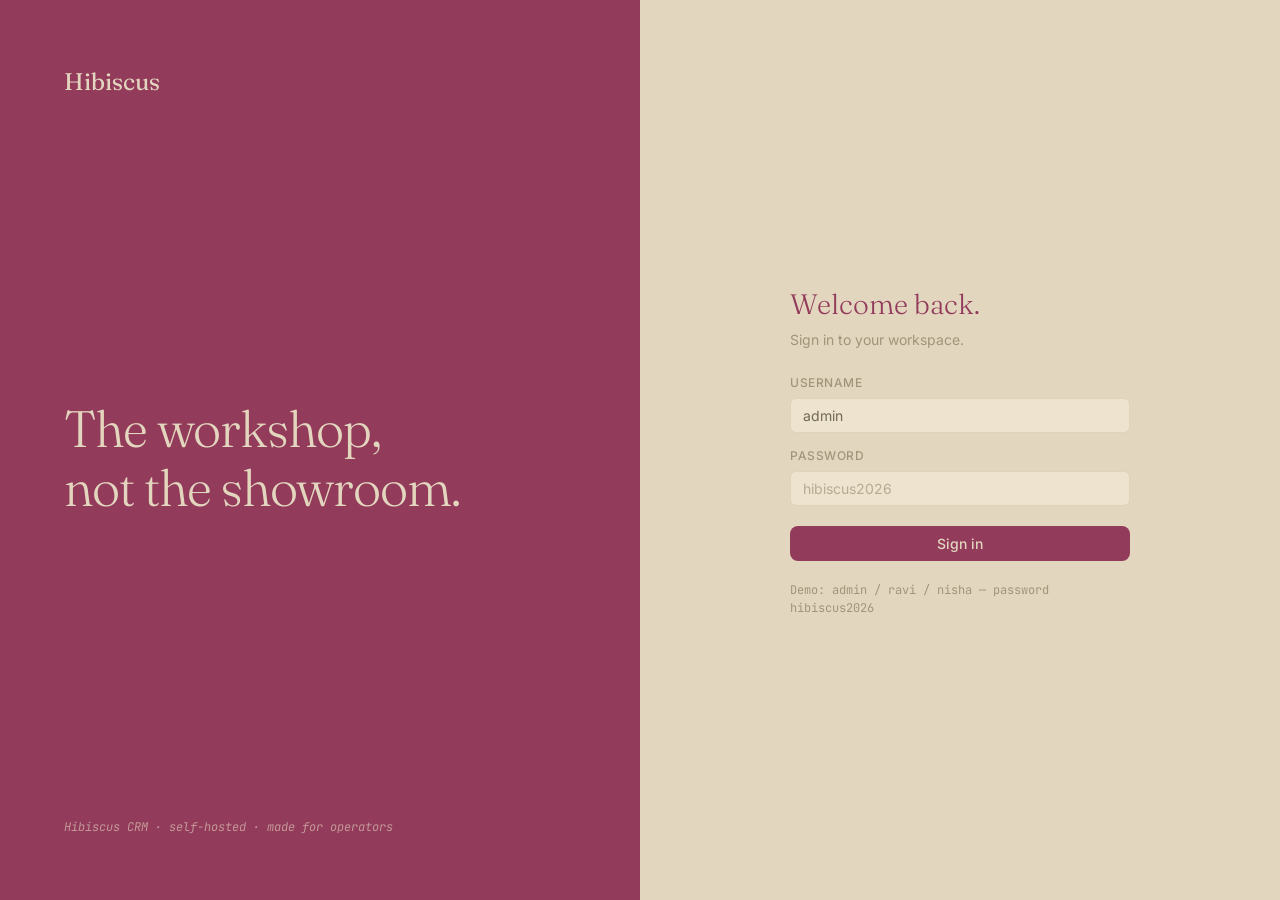
<file: templates/index.html>
<!DOCTYPE html>
<html lang="en">
<head>
<meta charset="utf-8">
<meta name="viewport" content="width=device-width, initial-scale=1">
<title>Hibiscus — CRM</title>
<link href="https://fonts.googleapis.com/css2?family=Fraunces:ital,opsz,wght@0,9..144,300;0,9..144,400;1,9..144,300&family=Inter:wght@400;450;500;600&family=JetBrains+Mono:wght@400;500&display=swap" rel="stylesheet">
<link rel="stylesheet" href="/static/hibiscus.css">
</head>
<body>
<div id="root"></div>
<script src="/static/hibiscus.js"></script>
</body>
</html>
</file>
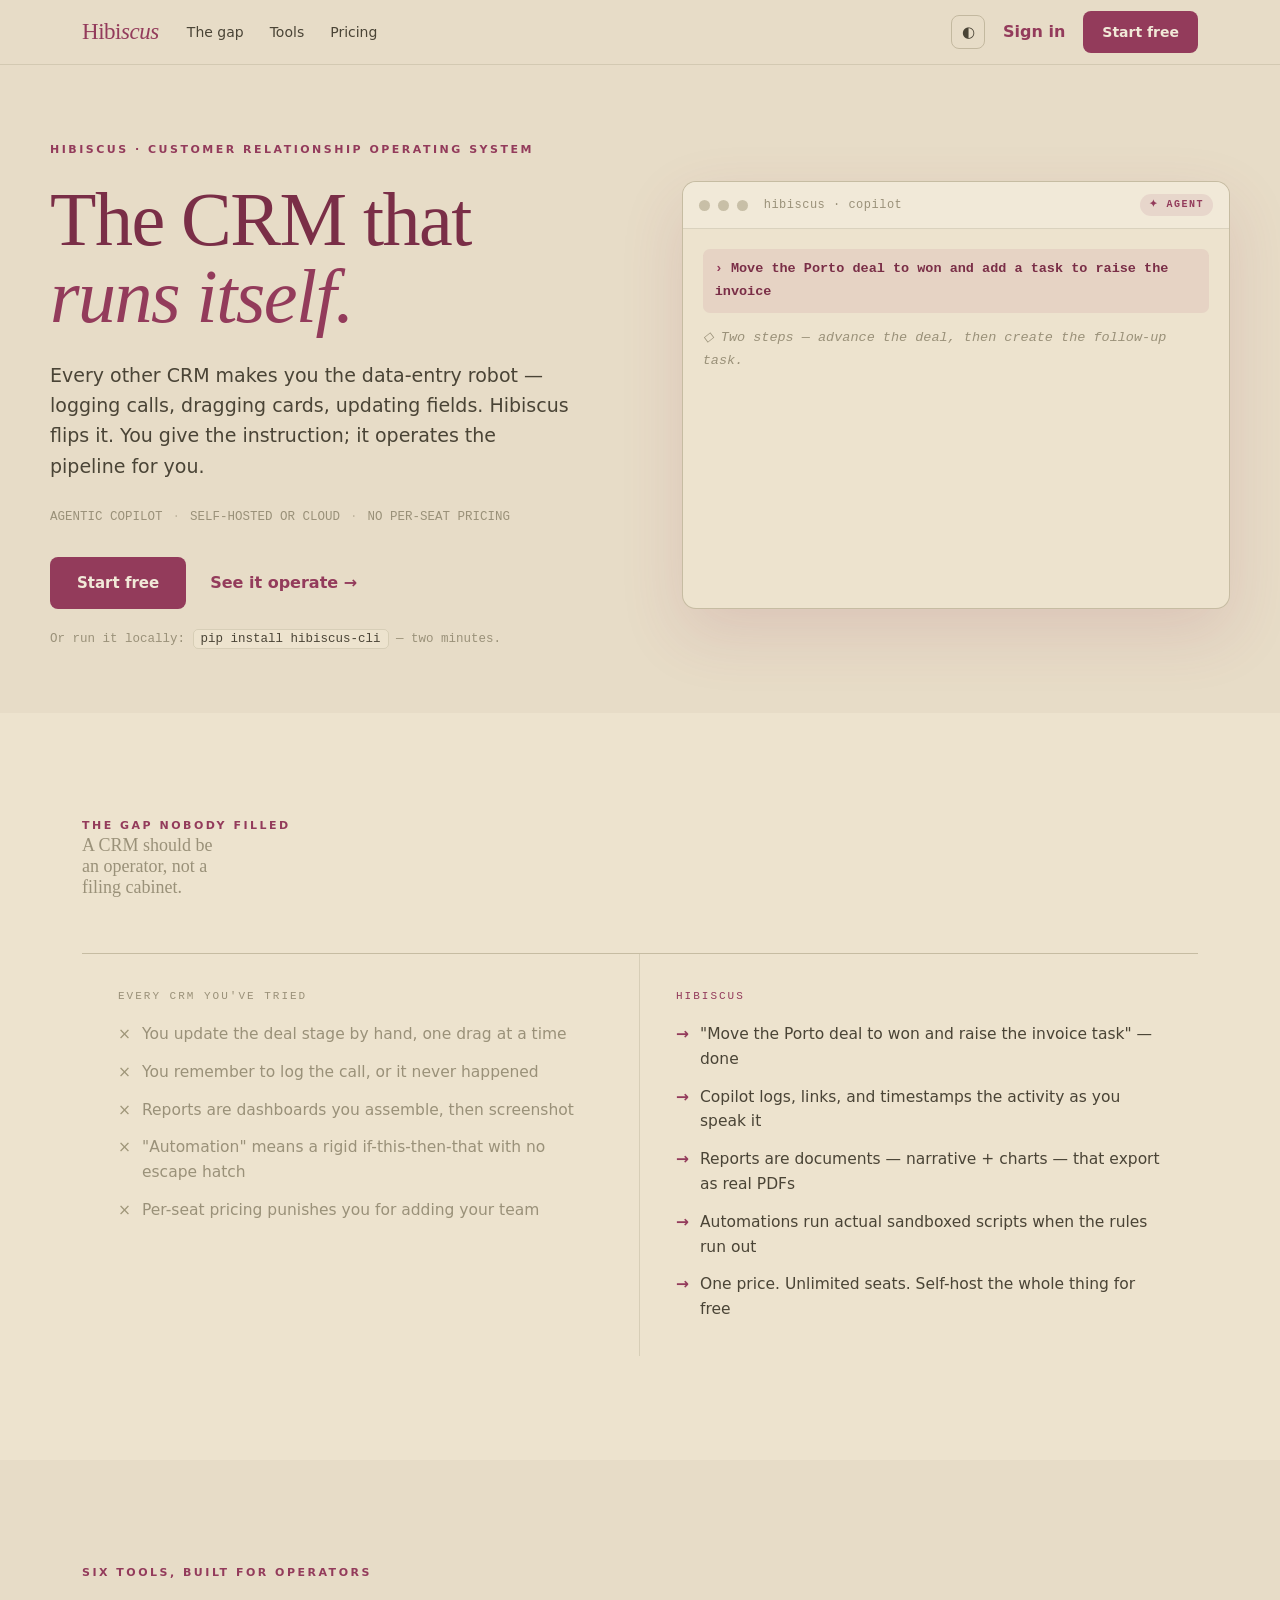
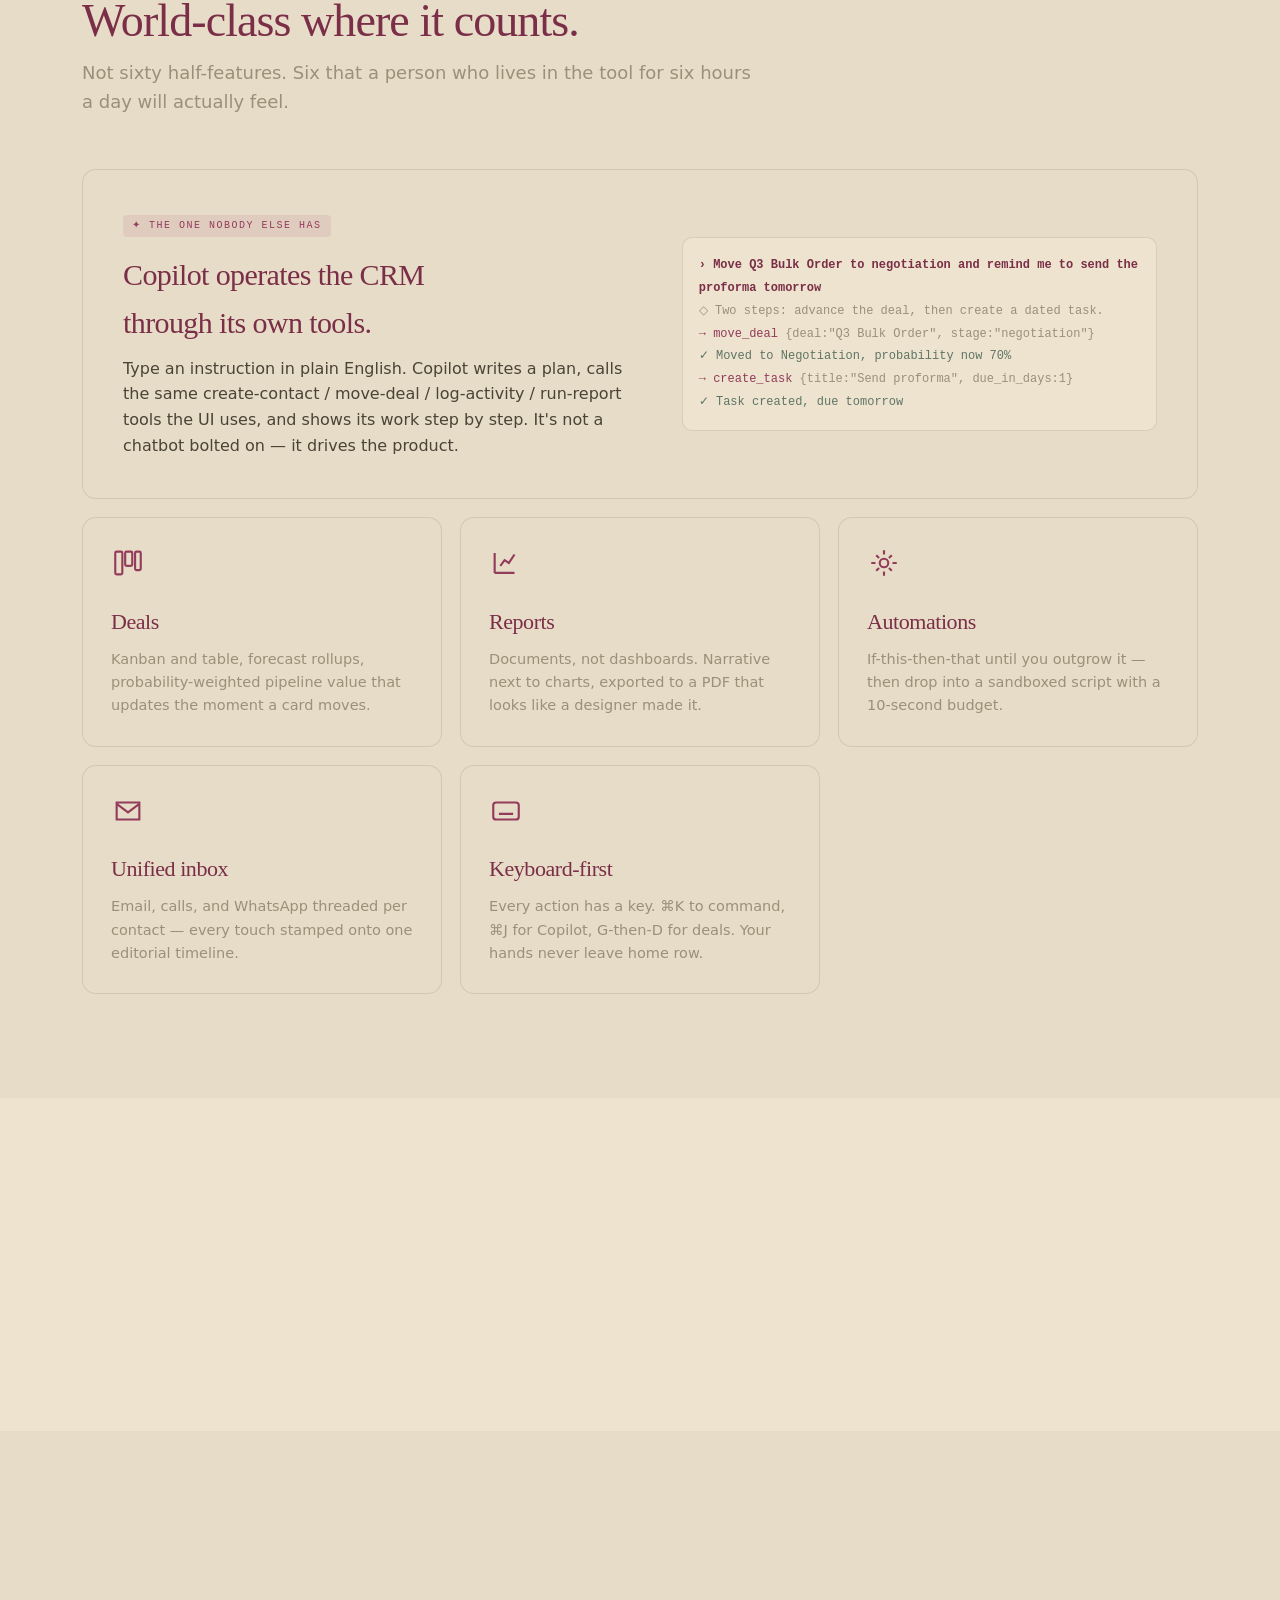
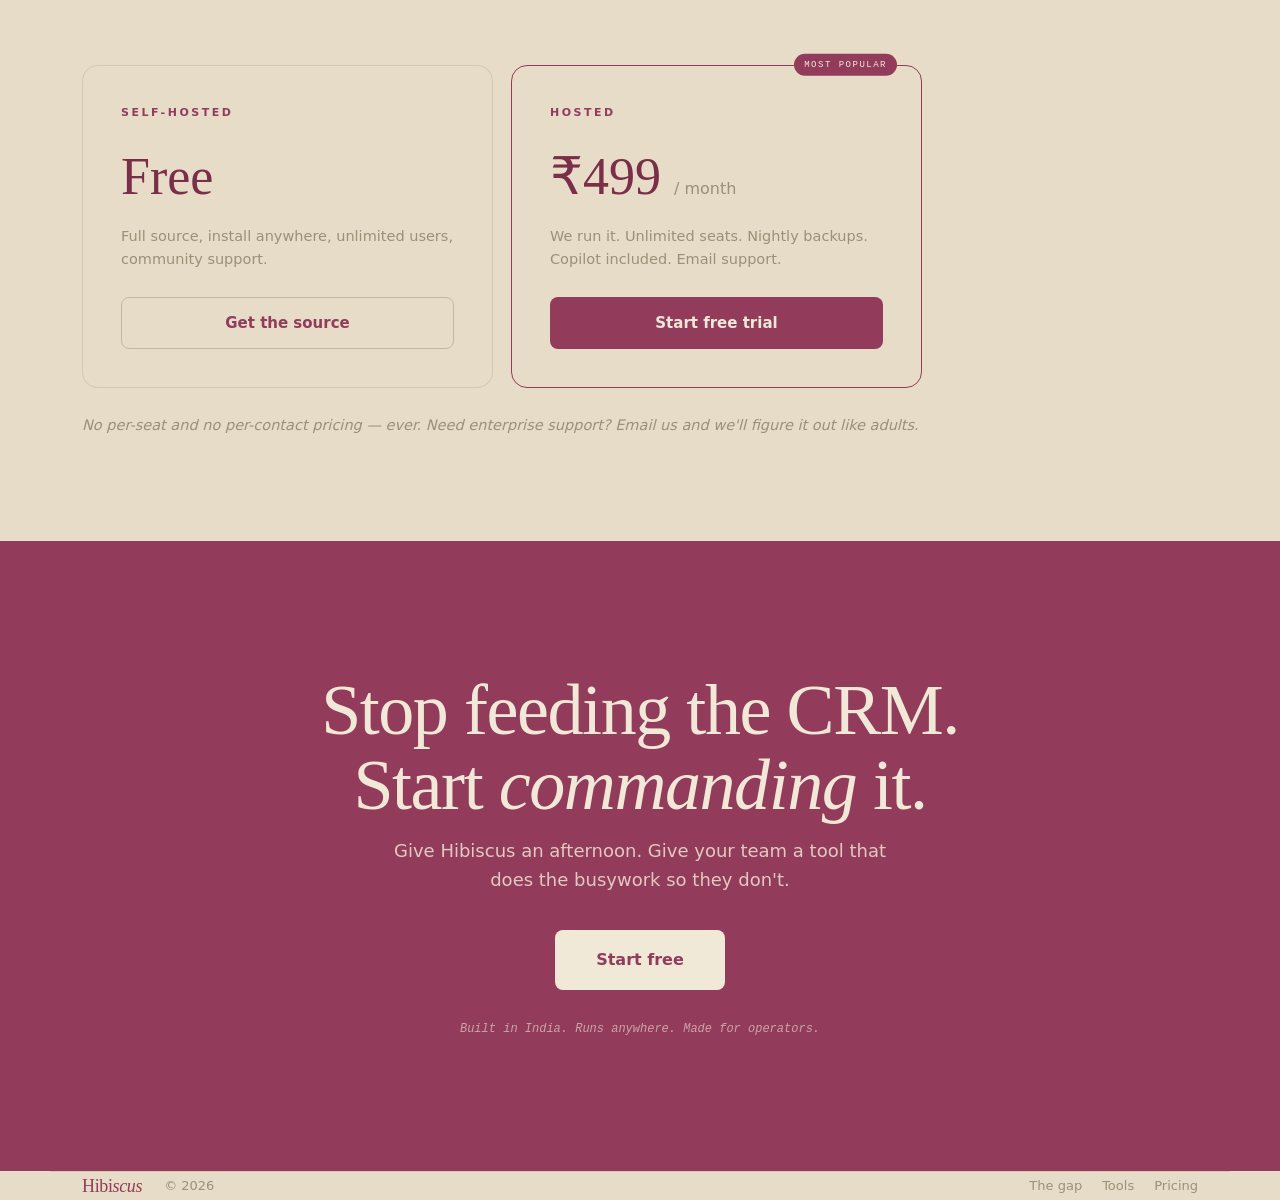
<file: templates/landing.html>
<!DOCTYPE html>
<html lang="en">
<head>
<meta charset="utf-8">
<title>Hibiscus — The CRM that runs itself</title>
<meta name="viewport" content="width=device-width, initial-scale=1">
<style>
/* ─────────────────────────────────────────────────────────────
   HIBISCUS landing — editorial, warm, agentic.
   Palette (pinned design system): Amaranth #933B5B · Thulian #B5728A
   · Brook #AABAAE · Chalk #E3D6BF · Pomelo Olive #9F9679.
   Contrast via opacity/mix only. No gradients, no blue, no purple.
   Type: Georgia (editorial display) / system sans (UI) / mono (data).
   Two themes: warm-light default, warm-dark via tokens.
   ───────────────────────────────────────────────────────────── */
:root{
  --amaranth:#933B5B; --thulian:#B5728A; --brook:#AABAAE; --chalk:#E3D6BF; --olive:#9F9679;
  --ground:#E7DCC7; --surface:#EDE3CE; --surface-2:#F1E9D8;
  --ink:#4a4436; --ink-strong:#7a2e47; --muted:#9a9179;
  --amaranth-ink:#933B5B; --brook-ink:#5f7466; --thulian-ink:#8a4f66;
  --line:rgba(159,150,121,.28); --line-strong:rgba(159,150,121,.5);
  --hover:rgba(147,59,91,.06); --shadow:0 24px 64px rgba(147,59,91,.14);
  --serif:Georgia,"Iowan Old Style","Times New Roman",serif;
  --sans:system-ui,-apple-system,"Segoe UI",Roboto,sans-serif;
  --mono:ui-monospace,"SF Mono","JetBrains Mono",Menlo,monospace;
}
@media (prefers-color-scheme:dark){
  :root{
    --ground:#1c1013; --surface:#251519; --surface-2:#2c191f;
    --ink:#d9c9b4; --ink-strong:#e7d6c0; --muted:#a08d7a;
    --amaranth-ink:#d98aa6; --brook-ink:#aabaae; --thulian-ink:#d3a3b6;
    --line:rgba(227,214,191,.16); --line-strong:rgba(227,214,191,.3);
    --hover:rgba(217,138,166,.08); --shadow:0 24px 64px rgba(0,0,0,.5);
  }
}
:root[data-theme="light"]{
  --ground:#E7DCC7; --surface:#EDE3CE; --surface-2:#F1E9D8;
  --ink:#4a4436; --ink-strong:#7a2e47; --muted:#9a9179;
  --amaranth-ink:#933B5B; --brook-ink:#5f7466; --thulian-ink:#8a4f66;
  --line:rgba(159,150,121,.28); --line-strong:rgba(159,150,121,.5);
  --hover:rgba(147,59,91,.06); --shadow:0 24px 64px rgba(147,59,91,.14);
}
:root[data-theme="dark"]{
  --ground:#1c1013; --surface:#251519; --surface-2:#2c191f;
  --ink:#d9c9b4; --ink-strong:#e7d6c0; --muted:#a08d7a;
  --amaranth-ink:#d98aa6; --brook-ink:#aabaae; --thulian-ink:#d3a3b6;
  --line:rgba(227,214,191,.16); --line-strong:rgba(227,214,191,.3);
  --hover:rgba(217,138,166,.08); --shadow:0 24px 64px rgba(0,0,0,.5);
}
*{box-sizing:border-box;margin:0;padding:0}
html{scroll-behavior:smooth}
body{background:var(--ground);color:var(--ink);font-family:var(--sans);font-size:16px;line-height:1.6;
  -webkit-font-smoothing:antialiased;overflow-x:hidden}
.wrap{max-width:1180px;margin:0 auto;padding:0 32px}
a{color:inherit;text-decoration:none}
.serif{font-family:var(--serif)}
.mono{font-family:var(--mono)}
.eyebrow{font-size:11px;font-weight:700;letter-spacing:2.5px;text-transform:uppercase;color:var(--amaranth-ink)}
h1,h2,h3{font-family:var(--serif);font-weight:400;color:var(--ink-strong);text-wrap:balance;letter-spacing:-.02em}
em{font-style:italic;color:var(--amaranth-ink)}

/* buttons */
.btn{display:inline-flex;align-items:center;gap:8px;font-family:var(--sans);font-size:15px;font-weight:600;
  padding:13px 26px;border-radius:8px;border:1px solid transparent;cursor:pointer;transition:transform .1s ease,background .12s,box-shadow .12s}
.btn:active{transform:scale(.98)}
.btn-primary{background:var(--amaranth);color:#F1E9D8}
.btn-primary:hover{background:var(--thulian);box-shadow:0 8px 24px rgba(147,59,91,.22)}
.btn-ghost{color:var(--amaranth-ink);font-weight:600}
.btn-ghost:hover{color:var(--thulian-ink)}

/* nav */
nav{position:sticky;top:0;z-index:40;backdrop-filter:blur(12px);background:color-mix(in srgb,var(--ground) 82%,transparent);
  border-bottom:1px solid var(--line)}
.nav-in{display:flex;align-items:center;gap:28px;height:64px}
.logo{font-family:var(--serif);font-size:23px;color:var(--amaranth-ink);letter-spacing:-.02em}
.logo b{font-style:italic;font-weight:400}
.nav-links{display:flex;gap:26px;font-size:14px;color:var(--ink)}
.nav-links a:hover{color:var(--amaranth-ink)}
.nav-right{margin-left:auto;display:flex;align-items:center;gap:18px}
.theme-toggle{background:none;border:1px solid var(--line-strong);color:var(--ink);width:34px;height:34px;border-radius:8px;
  cursor:pointer;font-size:15px;display:grid;place-items:center;transition:background .12s}
.theme-toggle:hover{background:var(--hover)}

/* hero */
.hero{padding:76px 0 64px;display:grid;grid-template-columns:1.05fr 1fr;gap:56px;align-items:center}
.hero h1{font-size:clamp(42px,6vw,76px);line-height:1.02;margin:22px 0 24px}
.hero .sub{font-size:19px;color:var(--ink);max-width:520px}
.hero .metarow{font-family:var(--mono);font-size:12.5px;color:var(--muted);margin:26px 0 30px;display:flex;flex-wrap:wrap;gap:10px}
.hero .metarow span:not(:last-child)::after{content:"·";margin-left:10px;opacity:.5}
.cta-row{display:flex;align-items:center;gap:24px;flex-wrap:wrap}
.install{font-family:var(--mono);font-size:12.5px;color:var(--muted);margin-top:20px}
.install code{background:var(--surface);border:1px solid var(--line);border-radius:5px;padding:2px 7px;color:var(--ink)}

/* live copilot terminal */
.term{background:var(--surface);border:1px solid var(--line-strong);border-radius:14px;box-shadow:var(--shadow);
  overflow:hidden;font-family:var(--mono);min-height:428px;display:flex;flex-direction:column}
.term-bar{display:flex;align-items:center;gap:8px;padding:12px 16px;border-bottom:1px solid var(--line);background:var(--surface-2)}
.term-bar .dot{width:11px;height:11px;border-radius:50%;background:var(--line-strong)}
.term-bar .ttl{margin-left:8px;font-size:12px;color:var(--muted);letter-spacing:.5px}
.term-bar .badge{margin-left:auto;font-size:10px;font-weight:700;letter-spacing:1.5px;color:var(--amaranth-ink);
  background:rgba(181,114,138,.16);padding:3px 9px;border-radius:20px}
.term-body{padding:20px;flex:1;font-size:13.5px;line-height:1.7}
.t-you{color:var(--ink-strong);font-weight:600;background:rgba(181,114,138,.14);border-radius:7px;padding:9px 12px;margin-bottom:14px;min-height:1.6em}
.t-you::before{content:"› ";color:var(--amaranth-ink)}
.t-cursor{display:inline-block;width:8px;height:1.05em;background:var(--amaranth);vertical-align:-2px;margin-left:1px;animation:blink 1s steps(2) infinite}
@keyframes blink{50%{opacity:0}}
.t-step{opacity:0;transform:translateY(4px);transition:opacity .28s ease,transform .28s ease;margin:5px 0}
.t-step.in{opacity:1;transform:none}
.t-think{color:var(--muted);font-style:italic}
.t-tool{background:var(--ground);border:1px solid var(--line);border-radius:6px;padding:8px 11px;color:var(--ink)}
.t-tool b{color:var(--amaranth-ink)}
.t-tool .args{color:var(--muted);font-size:11.5px}
.t-result{color:var(--brook-ink);font-weight:600}
.t-result::before{content:"✓ "}
.t-summary{margin-top:12px;padding-top:11px;border-top:1px solid var(--line);color:var(--ink-strong);font-family:var(--sans);font-size:14px}

/* section scaffold */
section{padding:104px 0}
.band{background:var(--surface)}
.sec-head{max-width:680px}
.sec-head h2{font-size:clamp(30px,4.4vw,46px);line-height:1.08;margin:14px 0 14px}
.sec-head p{font-size:18px;color:var(--muted)}
.reveal{opacity:0;transform:translateY(22px);transition:opacity .7s cubic-bezier(.2,.6,.2,1),transform .7s cubic-bezier(.2,.6,.2,1)}
.reveal.in{opacity:1;transform:none}

/* the gap — editorial statement */
.gap-quote{font-family:var(--serif);font-size:clamp(28px,4.2vw,48px);line-height:1.16;color:var(--ink-strong);max-width:15ch}
.gap-grid{display:grid;grid-template-columns:1fr 1fr;gap:0;margin-top:56px;border-top:1px solid var(--line-strong)}
.gap-col{padding:34px 36px}
.gap-col:first-child{border-right:1px solid var(--line)}
.gap-col .k{font-family:var(--mono);font-size:11px;letter-spacing:2px;text-transform:uppercase;margin-bottom:16px}
.gap-col.old .k{color:var(--muted)}
.gap-col.new .k{color:var(--amaranth-ink)}
.gap-col ul{list-style:none;display:flex;flex-direction:column;gap:13px}
.gap-col li{font-size:15.5px;padding-left:24px;position:relative}
.gap-col.old li{color:var(--muted)}
.gap-col.old li::before{content:"×";position:absolute;left:0;color:var(--olive)}
.gap-col.new li{color:var(--ink)}
.gap-col.new li::before{content:"→";position:absolute;left:0;color:var(--amaranth-ink);font-weight:700}

/* tools grid */
.tools{display:grid;grid-template-columns:repeat(6,1fr);gap:18px;margin-top:52px}
.tool{background:var(--ground);border:1px solid var(--line);border-radius:14px;padding:28px;grid-column:span 2;
  transition:transform .16s ease,box-shadow .16s ease,border-color .16s}
.band .tool{background:var(--surface-2)}
.tool:hover{transform:translateY(-3px);box-shadow:0 12px 30px rgba(147,59,91,.1);border-color:var(--line-strong)}
.tool.feature{grid-column:span 6;display:grid;grid-template-columns:1.1fr 1fr;gap:36px;align-items:center;padding:40px}
.tool .ic{width:34px;height:34px;color:var(--amaranth-ink);margin-bottom:16px}
.tool h3{font-size:22px;margin-bottom:9px}
.tool.feature h3{font-size:30px}
.tool p{font-size:14.5px;color:var(--muted)}
.tool.feature p{font-size:16px;color:var(--ink)}
.tool .tag{display:inline-block;font-family:var(--mono);font-size:10px;letter-spacing:1.5px;text-transform:uppercase;
  color:var(--amaranth-ink);background:rgba(181,114,138,.15);padding:3px 9px;border-radius:4px;margin-bottom:14px}
.mini-flow{font-family:var(--mono);font-size:12px;background:var(--surface);border:1px solid var(--line);border-radius:10px;padding:16px;line-height:1.9}
.mini-flow .l1{color:var(--ink-strong);font-weight:600}
.mini-flow .l2{color:var(--muted)}
.mini-flow .l3{color:var(--amaranth-ink)}
.mini-flow .l4{color:var(--brook-ink)}

/* proof stats */
.proof{display:grid;grid-template-columns:repeat(4,1fr)}
.proof .st{padding:8px 28px}
.proof .st + .st{border-left:1px solid var(--line)}
.proof .n{font-family:var(--serif);font-size:clamp(38px,5vw,58px);color:var(--amaranth-ink);line-height:1;font-variant-numeric:tabular-nums}
.proof .l{font-size:13px;color:var(--muted);margin-top:10px;max-width:190px}

/* pricing */
.plans{display:grid;grid-template-columns:1fr 1fr;gap:18px;max-width:840px;margin-top:48px}
.plan{background:var(--ground);border:1px solid var(--line);border-radius:16px;padding:38px}
.band .plan{background:var(--surface-2)}
.plan.hot{border-color:var(--amaranth);position:relative}
.plan.hot::after{content:"MOST POPULAR";position:absolute;top:-1px;right:24px;transform:translateY(-50%);
  font-family:var(--mono);font-size:9px;letter-spacing:1.5px;background:var(--amaranth);color:#F1E9D8;padding:4px 10px;border-radius:20px}
.plan .price{font-family:var(--serif);font-size:52px;color:var(--ink-strong);margin:14px 0 6px;font-variant-numeric:tabular-nums}
.plan .price small{font-family:var(--sans);font-size:16px;color:var(--muted)}
.plan p{color:var(--muted);font-size:14.5px;margin-bottom:26px;min-height:44px}
.plan .btn{width:100%;justify-content:center}
.price-note{max-width:840px;margin-top:26px;font-style:italic;color:var(--muted);font-size:14.5px}

/* final */
.final{background:var(--amaranth);color:#F1E9D8;text-align:center;padding:132px 32px}
.final h2{color:#F1E9D8;font-size:clamp(40px,6vw,72px);line-height:1.04;margin-bottom:14px}
.final p{color:rgba(241,233,216,.82);font-size:18px;max-width:520px;margin:0 auto 36px}
.final .btn{background:#F1E9D8;color:var(--amaranth);font-size:16px;padding:16px 40px}
.final .btn:hover{background:#fff}
.final .made{font-family:var(--mono);font-size:12px;font-style:italic;color:rgba(241,233,216,.6);margin-top:30px}

footer{padding:40px 0;border-top:1px solid var(--line);display:flex;gap:22px;align-items:center;font-size:13px;color:var(--muted)}
footer .logo{font-size:18px}
footer .fr{margin-left:auto;display:flex;gap:20px}
footer a:hover{color:var(--amaranth-ink)}

@media (max-width:920px){
  .hero{grid-template-columns:1fr;gap:40px;padding-top:52px}
  .nav-links{display:none}
  .gap-grid,.plans{grid-template-columns:1fr}
  .gap-col:first-child{border-right:none;border-bottom:1px solid var(--line)}
  .tools{grid-template-columns:1fr}
  .tool,.tool.feature{grid-column:auto}
  .tool.feature{grid-template-columns:1fr}
  .proof{grid-template-columns:1fr 1fr}
  .proof .st:nth-child(3){border-left:none}
  .proof .st{border-top:1px solid var(--line);padding:22px 0}
  .proof .st:nth-child(-n+2){border-top:none}
}
@media (prefers-reduced-motion:reduce){
  .reveal{opacity:1;transform:none;transition:none}
  .t-cursor{animation:none}
}
</style>
</head>
<body>

<nav><div class="wrap nav-in">
  <a class="logo" href="#top">Hibi<b>scus</b></a>
  <div class="nav-links">
    <a href="#gap">The gap</a><a href="#tools">Tools</a><a href="#pricing">Pricing</a>
  </div>
  <div class="nav-right">
    <button class="theme-toggle" id="theme" aria-label="Toggle theme">◐</button>
    <a class="btn-ghost" href="/app">Sign in</a>
    <a class="btn btn-primary" href="/app" style="padding:9px 18px;font-size:14px">Start free</a>
  </div>
</div></nav>

<a id="top"></a>
<header class="hero wrap">
  <div>
    <div class="eyebrow">Hibiscus · Customer Relationship Operating System</div>
    <h1>The CRM that <em>runs itself.</em></h1>
    <p class="sub">Every other CRM makes you the data-entry robot — logging calls,
    dragging cards, updating fields. Hibiscus flips it. You give the instruction;
    it operates the pipeline for you.</p>
    <div class="metarow">
      <span>AGENTIC COPILOT</span><span>SELF-HOSTED OR CLOUD</span><span>NO PER-SEAT PRICING</span>
    </div>
    <div class="cta-row">
      <a class="btn btn-primary" href="/app">Start free</a>
      <a class="btn-ghost" href="#tools">See it operate →</a>
    </div>
    <p class="install">Or run it locally: <code>pip install hibiscus-cli</code> — two minutes.</p>
  </div>

  <div class="term" id="term" aria-label="Live Copilot demo">
    <div class="term-bar">
      <span class="dot"></span><span class="dot"></span><span class="dot"></span>
      <span class="ttl">hibiscus · copilot</span>
      <span class="badge">✦ AGENT</span>
    </div>
    <div class="term-body">
      <div class="t-you" id="t-you"><span class="t-cursor"></span></div>
      <div id="t-steps"></div>
    </div>
  </div>
</header>

<!-- THE GAP -->
<section class="band" id="gap">
  <div class="wrap">
    <div class="sec-head reveal">
      <div class="eyebrow">The gap nobody filled</div>
      <p class="gap-quote">A CRM should be an operator, not a filing cabinet.</p>
    </div>
    <div class="gap-grid reveal">
      <div class="gap-col old">
        <div class="k">Every CRM you've tried</div>
        <ul>
          <li>You update the deal stage by hand, one drag at a time</li>
          <li>You remember to log the call, or it never happened</li>
          <li>Reports are dashboards you assemble, then screenshot</li>
          <li>"Automation" means a rigid if-this-then-that with no escape hatch</li>
          <li>Per-seat pricing punishes you for adding your team</li>
        </ul>
      </div>
      <div class="gap-col new">
        <div class="k">Hibiscus</div>
        <ul>
          <li>"Move the Porto deal to won and raise the invoice task" — done</li>
          <li>Copilot logs, links, and timestamps the activity as you speak it</li>
          <li>Reports are documents — narrative + charts — that export as real PDFs</li>
          <li>Automations run actual sandboxed scripts when the rules run out</li>
          <li>One price. Unlimited seats. Self-host the whole thing for free</li>
        </ul>
      </div>
    </div>
  </div>
</section>

<!-- TOOLS -->
<section id="tools">
  <div class="wrap">
    <div class="sec-head reveal">
      <div class="eyebrow">Six tools, built for operators</div>
      <h2>World-class where it counts.</h2>
      <p>Not sixty half-features. Six that a person who lives in the tool for six hours a day will actually feel.</p>
    </div>
    <div class="tools">
      <div class="tool feature reveal">
        <div>
          <span class="tag">✦ The one nobody else has</span>
          <h3 class="serif">Copilot operates the CRM through its own tools.</h3>
          <p>Type an instruction in plain English. Copilot writes a plan, calls the
          same create-contact / move-deal / log-activity / run-report tools the UI
          uses, and shows its work step by step. It's not a chatbot bolted on — it
          drives the product.</p>
        </div>
        <div class="mini-flow" aria-hidden="true">
          <div class="l1">› Move Q3 Bulk Order to negotiation and remind me to send the proforma tomorrow</div>
          <div class="l2">◇ Two steps: advance the deal, then create a dated task.</div>
          <div class="l3">→ move_deal <span class="l2">{deal:"Q3 Bulk Order", stage:"negotiation"}</span></div>
          <div class="l4">✓ Moved to Negotiation, probability now 70%</div>
          <div class="l3">→ create_task <span class="l2">{title:"Send proforma", due_in_days:1}</span></div>
          <div class="l4">✓ Task created, due tomorrow</div>
        </div>
      </div>

      <div class="tool reveal">
        <svg class="ic" viewBox="0 0 24 24" fill="none" stroke="currentColor" stroke-width="1.5"><rect x="3" y="4" width="5" height="16" rx="1"/><rect x="10" y="4" width="5" height="10" rx="1"/><rect x="17" y="4" width="4" height="13" rx="1"/></svg>
        <h3 class="serif">Deals</h3>
        <p>Kanban and table, forecast rollups, probability-weighted pipeline value that updates the moment a card moves.</p>
      </div>
      <div class="tool reveal">
        <svg class="ic" viewBox="0 0 24 24" fill="none" stroke="currentColor" stroke-width="1.5"><path d="M4 19V5m0 14h14"/><path d="m8 14 3-4 3 2 4-6"/></svg>
        <h3 class="serif">Reports</h3>
        <p>Documents, not dashboards. Narrative next to charts, exported to a PDF that looks like a designer made it.</p>
      </div>
      <div class="tool reveal">
        <svg class="ic" viewBox="0 0 24 24" fill="none" stroke="currentColor" stroke-width="1.5"><circle cx="12" cy="12" r="3"/><path d="M12 3v3m0 12v3m9-9h-3M6 12H3m14.5-5.5-2 2m-7 7-2 2m11 0-2-2m-7-7-2-2"/></svg>
        <h3 class="serif">Automations</h3>
        <p>If-this-then-that until you outgrow it — then drop into a sandboxed script with a 10-second budget.</p>
      </div>
      <div class="tool reveal">
        <svg class="ic" viewBox="0 0 24 24" fill="none" stroke="currentColor" stroke-width="1.5"><path d="M4 6h16v12H4z"/><path d="m4 7 8 6 8-6"/></svg>
        <h3 class="serif">Unified inbox</h3>
        <p>Email, calls, and WhatsApp threaded per contact — every touch stamped onto one editorial timeline.</p>
      </div>
      <div class="tool reveal">
        <svg class="ic" viewBox="0 0 24 24" fill="none" stroke="currentColor" stroke-width="1.5"><rect x="3" y="6" width="18" height="12" rx="2"/><path d="M7 10h.01M11 10h.01M15 10h.01M7 14h10"/></svg>
        <h3 class="serif">Keyboard-first</h3>
        <p>Every action has a key. ⌘K to command, ⌘J for Copilot, G-then-D for deals. Your hands never leave home row.</p>
      </div>
    </div>
  </div>
</section>

<!-- PROOF -->
<section class="band">
  <div class="wrap">
    <div class="proof reveal">
      <div class="st"><div class="n" data-to="4200" data-suffix="+">0</div><div class="l">Contacts managed daily across active workspaces</div></div>
      <div class="st"><div class="n" data-to="0.4" data-suffix="s" data-dec="1">0</div><div class="l">Median response on the contacts table, at 10K rows</div></div>
      <div class="st"><div class="n" data-to="5" data-suffix="">0</div><div class="l">CRM tools Copilot can call on your behalf, today</div></div>
      <div class="st"><div class="n" data-to="3" data-suffix=" min">0</div><div class="l">From clone to a running, self-hosted workspace</div></div>
    </div>
  </div>
</section>

<!-- PRICING -->
<section id="pricing">
  <div class="wrap">
    <div class="sec-head reveal">
      <div class="eyebrow">Pricing</div>
      <h2>Two plans. No enterprise-tier games.</h2>
    </div>
    <div class="plans reveal">
      <div class="plan">
        <div class="eyebrow">Self-hosted</div>
        <div class="price">Free</div>
        <p>Full source, install anywhere, unlimited users, community support.</p>
        <a class="btn btn-ghost" href="/app" style="border:1px solid var(--line-strong)">Get the source</a>
      </div>
      <div class="plan hot">
        <div class="eyebrow">Hosted</div>
        <div class="price">₹499 <small>/ month</small></div>
        <p>We run it. Unlimited seats. Nightly backups. Copilot included. Email support.</p>
        <a class="btn btn-primary" href="/app">Start free trial</a>
      </div>
    </div>
    <p class="price-note reveal">No per-seat and no per-contact pricing — ever. Need enterprise support? Email us and we'll figure it out like adults.</p>
  </div>
</section>

<!-- FINAL -->
<section class="final">
  <h2 class="serif">Stop feeding the CRM.<br>Start <em style="color:#F1E9D8;font-style:italic">commanding</em> it.</h2>
  <p>Give Hibiscus an afternoon. Give your team a tool that does the busywork so they don't.</p>
  <a class="btn" href="/app">Start free</a>
  <div class="made">Built in India. Runs anywhere. Made for operators.</div>
</section>

<footer class="wrap">
  <span class="logo serif">Hibi<b style="font-style:italic;font-weight:400">scus</b></span>
  <span>© 2026</span>
  <div class="fr"><a href="#gap">The gap</a><a href="#tools">Tools</a><a href="#pricing">Pricing</a></div>
</footer>

<script>
(function(){
  var reduce = matchMedia('(prefers-reduced-motion:reduce)').matches;

  /* theme toggle */
  var root=document.documentElement, tt=document.getElementById('theme');
  tt.addEventListener('click',function(){
    var cur=root.getAttribute('data-theme')
      || (matchMedia('(prefers-color-scheme:dark)').matches?'dark':'light');
    root.setAttribute('data-theme', cur==='dark'?'light':'dark');
  });

  /* scroll reveal */
  var io=new IntersectionObserver(function(es){
    es.forEach(function(e){ if(e.isIntersecting){ e.target.classList.add('in'); io.unobserve(e.target);} });
  },{threshold:.14});
  document.querySelectorAll('.reveal').forEach(function(el){io.observe(el);});

  /* count-up */
  function countUp(el){
    var to=parseFloat(el.dataset.to), dec=parseInt(el.dataset.dec||'0'), suf=el.dataset.suffix||'', t0=null, dur=1300;
    function step(ts){ if(!t0)t0=ts; var p=Math.min((ts-t0)/dur,1); var e=1-Math.pow(1-p,3);
      el.textContent=(to*e).toFixed(dec)+suf; if(p<1)requestAnimationFrame(step); else el.textContent=to.toFixed(dec)+suf; }
    requestAnimationFrame(step);
  }
  var pio=new IntersectionObserver(function(es){
    es.forEach(function(e){ if(e.isIntersecting){ if(reduce){e.target.textContent=parseFloat(e.target.dataset.to).toFixed(parseInt(e.target.dataset.dec||'0'))+(e.target.dataset.suffix||'');}else countUp(e.target); pio.unobserve(e.target);} });
  },{threshold:.6});
  document.querySelectorAll('.proof .n').forEach(function(el){pio.observe(el);});

  /* ── live Copilot terminal ── */
  var runs=[
    {q:"Move the Porto deal to won and add a task to raise the invoice",
     steps:[
      {t:'think',x:'Two steps — advance the deal, then create the follow-up task.'},
      {t:'tool',n:'move_deal',a:'{deal:"Porto Ceramics", stage:"won"}'},
      {t:'res',x:'Moved Retail Line Extension to Won'},
      {t:'tool',n:'create_task',a:'{title:"Raise invoice — Porto"}'},
      {t:'res',x:'Task created, assigned to you'},
     ], sum:"Closed the Porto deal and queued the invoice task. Anything else?"},
    {q:"Log a call with Meera about the split delivery, then show pipeline health",
     steps:[
      {t:'think',x:'Log the activity on Meera, then run the report.'},
      {t:'tool',n:'log_activity',a:'{contact:"Meera", kind:"call"}'},
      {t:'res',x:'Call logged, last-contacted updated to just now'},
      {t:'tool',n:'run_report',a:'{}'},
      {t:'res',x:'Open pipeline ₹1.42Cr · weighted ₹68.4L'},
     ], sum:"Logged the call and pulled the numbers. Pipeline's up on last month."},
    {q:"Add contact Priya Nair at Kollam Spices as a prospect",
     steps:[
      {t:'think',x:'One step — create the contact and its company.'},
      {t:'tool',n:'create_contact',a:'{name:"Priya Nair", company:"Kollam Spices"}'},
      {t:'res',x:'Created contact #482, stage Prospect'},
     ], sum:"Priya's in as a prospect under Kollam Spices."},
  ];
  var you=document.getElementById('t-you'), steps=document.getElementById('t-steps'), ri=0;
  var cursor='<span class="t-cursor"></span>';
  function wait(ms){return new Promise(function(r){setTimeout(r,ms);});}
  async function type(str){
    you.innerHTML='';
    for(var i=0;i<str.length;i++){ you.innerHTML=str.slice(0,i+1)+cursor; await wait(reduce?0:24); }
    you.innerHTML=str;
  }
  function addStep(s){
    var d=document.createElement('div'); d.className='t-step';
    if(s.t==='think'){ d.className+=' t-think'; d.textContent='◇ '+s.x; }
    else if(s.t==='tool'){ d.className+=' t-tool'; d.innerHTML='→ <b>'+s.n+'</b> <span class="args">'+s.a+'</span>'; }
    else { d.className+=' t-result'; d.textContent=s.x; }
    steps.appendChild(d); requestAnimationFrame(function(){d.classList.add('in');});
  }
  async function play(){
    var run=runs[ri];
    steps.innerHTML='';
    await type(run.q);
    await wait(420);
    for(var i=0;i<run.steps.length;i++){ addStep(run.steps[i]); await wait(reduce?120:640); }
    var sm=document.createElement('div'); sm.className='t-step t-summary'; sm.textContent=run.sum;
    steps.appendChild(sm); requestAnimationFrame(function(){sm.classList.add('in');});
    await wait(reduce?1600:3400);
    ri=(ri+1)%runs.length;
    play();
  }
  play();
})();
</script>

</body>
</html>
</file>
<file: static/hibiscus.css>
/* ═══════════════════════════════════════════════════════════════
   HIBISCUS — Design System
   Palette (strict, 5 colors — contrast via opacity only):
     Amaranth      #933B5B   brand, anchors, CTAs, active
     Thulian Pink  #B5728A   secondary accent, hover
     Brook Green   #AABAAE   success, positive, filter chips
     Chalk         #E3D6BF   primary surfaces
     Pomelo Olive  #9F9679   body text, borders, muted UI
   ═══════════════════════════════════════════════════════════════ */

:root {
  --amaranth: #933B5B;
  --thulian:  #B5728A;
  --brook:    #AABAAE;
  --chalk:    #E3D6BF;
  --olive:    #9F9679;

  /* Derived — same hues, opacity/mix only */
  --chalk-2:        #EDE3CE;                          /* nested cards, sidebar, alt sections */
  --amaranth-deep:  color-mix(in srgb, var(--amaranth) 85%, black); /* "15% darker" emphasized text */
  --olive-ink:      color-mix(in srgb, var(--olive) 70%, black);    /* readable body ink on chalk */
  --brook-ink:      color-mix(in srgb, var(--brook) 45%, black);    /* success text, chart-legible green */
  --thulian-ink:    color-mix(in srgb, var(--thulian) 75%, black);  /* chart-legible pink */

  --border:        rgba(159, 150, 121, 0.20);
  --border-strong: rgba(159, 150, 121, 0.40);
  --hover-tint:    rgba(147, 59, 91, 0.04);
  --active-tint:   rgba(147, 59, 91, 0.08);
  --brook-tint:    rgba(170, 186, 174, 0.35);
  --thulian-tint:  rgba(181, 114, 138, 0.18);

  --serif: "Fraunces", "PP Editorial New", Georgia, serif;
  --sans:  "Inter", "Söhne", -apple-system, sans-serif;
  --mono:  "JetBrains Mono", ui-monospace, monospace;

  --shadow-hover:   0 2px 8px rgba(147, 59, 91, 0.08);
  --shadow-elev:    0 8px 24px rgba(147, 59, 91, 0.12);
  --shadow-modal:   0 24px 64px rgba(147, 59, 91, 0.16);

  --r-card: 12px; --r-btn: 8px; --r-input: 6px; --r-tag: 4px;

  --t-hover: 120ms ease-out;
  --t-press: 100ms ease-in-out;
  --t-modal: 200ms ease-out;
}

*, *::before, *::after { box-sizing: border-box; margin: 0; padding: 0; }

html { -webkit-font-smoothing: antialiased; }

body {
  font-family: var(--sans);
  font-size: 14px;
  line-height: 1.5;
  color: var(--olive-ink);
  background: var(--chalk);
}

::selection { background: rgba(181, 114, 138, 0.35); }

a { color: var(--amaranth); text-decoration: none; transition: color var(--t-hover); }
a:hover { color: var(--thulian); }

/* ── Typography ─────────────────────────────────────────────── */

.serif { font-family: var(--serif); }

h1, h2, h3, .display {
  font-family: var(--serif);
  font-weight: 300;
  color: var(--amaranth);
}

.eyebrow {
  font-family: var(--sans);
  font-size: 11px;
  font-weight: 600;
  text-transform: uppercase;
  letter-spacing: 2.5px;
  color: var(--amaranth);
}

.mono { font-family: var(--mono); font-size: 12px; }
.meta { font-family: var(--mono); font-size: 12px; color: var(--olive); }
.muted { color: var(--olive); }

/* ── Buttons — 5 variants ───────────────────────────────────── */

.btn {
  display: inline-flex; align-items: center; gap: 8px;
  font-family: var(--sans); font-size: 14px; font-weight: 500;
  padding: 8px 16px; border-radius: var(--r-btn);
  border: 1px solid transparent; cursor: pointer;
  transition: all var(--t-hover); text-decoration: none;
}
.btn:active { transform: scale(0.98); transition: transform var(--t-press); }

.btn-primary { background: var(--amaranth); color: var(--chalk); }
.btn-primary:hover { background: var(--thulian); color: var(--chalk); box-shadow: var(--shadow-hover); }

.btn-secondary { background: transparent; color: var(--amaranth); border-color: var(--border-strong); }
.btn-secondary:hover { border-color: var(--amaranth); background: var(--hover-tint); }

.btn-ghost { background: transparent; color: var(--olive-ink); }
.btn-ghost:hover { background: var(--hover-tint); color: var(--amaranth); }

.btn-success { background: var(--brook); color: var(--olive-ink); }
.btn-success:hover { background: color-mix(in srgb, var(--brook) 85%, black); color: var(--chalk); }

.btn-danger { background: transparent; color: var(--amaranth); border-color: rgba(147,59,91,.4); }
.btn-danger:hover { background: var(--amaranth); color: var(--chalk); }

.btn-lg { padding: 14px 28px; font-size: 15px; }
.btn-sm { padding: 4px 10px; font-size: 13px; }

.link-arrow { font-style: italic; font-size: 13px; color: var(--thulian-ink); }
.link-arrow:hover { color: var(--amaranth); }

/* ── Inputs ─────────────────────────────────────────────────── */

.input, .select {
  font-family: var(--sans); font-size: 14px; color: var(--olive-ink);
  background: var(--chalk-2); border: 1px solid var(--border);
  border-radius: var(--r-input); padding: 8px 12px; width: 100%;
  transition: border-color var(--t-hover);
}
.input::placeholder { color: var(--olive); opacity: .7; }
.input:focus, .select:focus { outline: none; border-color: var(--amaranth); }

.field { display: flex; flex-direction: column; gap: 6px; }
.field label {
  font-size: 12px; font-weight: 500; letter-spacing: .5px;
  text-transform: uppercase; color: var(--olive);
}

/* checkbox / radio / toggle */
.check { display: inline-flex; align-items: center; gap: 8px; cursor: pointer; font-size: 14px; }
.check input { appearance: none; width: 16px; height: 16px; border: 1.5px solid var(--border-strong);
  border-radius: 4px; cursor: pointer; transition: all var(--t-hover); position: relative; }
.check input[type=radio] { border-radius: 50%; }
.check input:checked { background: var(--amaranth); border-color: var(--amaranth); }
.check input[type=checkbox]:checked::after {
  content: ""; position: absolute; left: 4px; top: 1px; width: 4px; height: 8px;
  border: solid var(--chalk); border-width: 0 2px 2px 0; transform: rotate(45deg);
}
.check input[type=radio]:checked::after {
  content: ""; position: absolute; inset: 3px; border-radius: 50%; background: var(--chalk);
}

.toggle { position: relative; width: 36px; height: 20px; appearance: none;
  background: var(--border-strong); border-radius: 10px; cursor: pointer; transition: background var(--t-hover); }
.toggle::after { content: ""; position: absolute; top: 2px; left: 2px; width: 16px; height: 16px;
  border-radius: 50%; background: var(--chalk); transition: transform var(--t-hover); }
.toggle:checked { background: var(--amaranth); }
.toggle:checked::after { transform: translateX(16px); }

/* ── Tags & chips ───────────────────────────────────────────── */

.tag {
  display: inline-flex; align-items: center; gap: 4px;
  font-size: 11px; font-weight: 500; letter-spacing: .5px;
  padding: 2px 8px; border-radius: var(--r-tag);
  background: var(--thulian-tint); color: var(--amaranth);
}
.tag.green { background: var(--brook-tint); color: var(--brook-ink); }
.tag.olive { background: rgba(159,150,121,.15); color: var(--olive-ink); }

.chip {
  display: inline-flex; align-items: center; gap: 6px;
  font-size: 12px; font-weight: 500; padding: 4px 10px;
  border-radius: 16px; background: var(--brook-tint);
  color: var(--olive-ink); border: 1px solid transparent;
  cursor: pointer; transition: all var(--t-hover);
}
.chip:hover { border-color: var(--border-strong); }
.chip .x { color: var(--olive); font-size: 11px; }
.chip.add { background: transparent; border: 1px dashed var(--border-strong); color: var(--olive); }

/* ── Cards ──────────────────────────────────────────────────── */

.card {
  background: var(--chalk-2); border: 1px solid var(--border);
  border-radius: var(--r-card); padding: 24px;
  transition: box-shadow var(--t-hover);
}
.card:hover { box-shadow: var(--shadow-hover); }
.card h3 { font-size: 20px; font-weight: 400; margin-bottom: 8px; }

/* ── Kbd hints ──────────────────────────────────────────────── */

kbd {
  font-family: var(--mono); font-size: 11px; color: var(--olive);
  border: 1px solid var(--border-strong); border-bottom-width: 2px;
  border-radius: 4px; padding: 1px 5px; background: var(--chalk);
}

/* ── Avatars ────────────────────────────────────────────────── */

.avatar {
  display: inline-flex; align-items: center; justify-content: center;
  border-radius: 50%; background: var(--thulian); color: var(--chalk);
  font-weight: 500; flex-shrink: 0;
  width: 28px; height: 28px; font-size: 11px;
}
.avatar.green { background: var(--brook); color: var(--olive-ink); }
.avatar.olive { background: var(--olive); }
.avatar.deep { background: var(--amaranth); }
.avatar.lg { width: 96px; height: 96px; font-size: 32px; font-family: var(--serif); font-weight: 300; }
.avatar-row { display: flex; }
.avatar-row .avatar { margin-left: -8px; border: 2px solid var(--chalk-2); }
.avatar-row .avatar:first-child { margin-left: 0; }

/* ═══════════════════════════════════════════════════════════════
   APPLICATION SHELL
   ═══════════════════════════════════════════════════════════════ */

.app { display: flex; height: 100vh; overflow: hidden; }

.sidebar {
  width: 240px; flex-shrink: 0; background: var(--chalk-2);
  border-right: 1px solid var(--border);
  display: flex; flex-direction: column; padding: 16px 12px;
  overflow-y: auto;
}

.workspace {
  display: flex; align-items: center; gap: 10px; padding: 8px;
  border-radius: var(--r-btn); cursor: pointer; transition: background var(--t-hover);
  margin-bottom: 16px;
}
.workspace:hover { background: var(--hover-tint); }
.workspace .avatar { border-radius: 8px; }
.workspace strong { font-size: 14px; font-weight: 600; color: var(--amaranth-deep); display: block; }
.workspace span { font-size: 11px; color: var(--olive); }

.nav-group { margin-bottom: 20px; }
.nav-label {
  font-size: 10px; font-weight: 600; letter-spacing: 2px;
  text-transform: uppercase; color: var(--olive); opacity: .8;
  padding: 0 8px 6px;
}
.nav-item {
  display: flex; align-items: center; gap: 10px;
  font-size: 13.5px; font-weight: 450; color: var(--olive-ink);
  padding: 6px 8px; border-radius: 6px; cursor: pointer;
  transition: all var(--t-hover); text-decoration: none;
}
.nav-item:hover { background: var(--hover-tint); color: var(--amaranth); }
.nav-item.active { background: var(--active-tint); color: var(--amaranth); font-weight: 500; }
.nav-item svg { width: 16px; height: 16px; stroke-width: 1.5; }
.nav-item .count { margin-left: auto; font-family: var(--mono); font-size: 11px; color: var(--olive); }

.sidebar-foot {
  margin-top: auto; display: flex; align-items: center; gap: 10px;
  padding: 8px; border-top: 1px solid var(--border); padding-top: 14px;
}
.sidebar-foot .hint { margin-left: auto; }

.topbar {
  height: 56px; flex-shrink: 0; display: flex; align-items: center; gap: 16px;
  padding: 0 24px; border-bottom: 1px solid var(--border); background: var(--chalk);
}
.breadcrumbs { font-family: var(--mono); font-size: 12px; color: var(--olive); }
.breadcrumbs b { color: var(--amaranth); font-weight: 500; }

.search-pill {
  display: flex; align-items: center; gap: 8px;
  background: var(--chalk-2); border: 1px solid var(--border);
  border-radius: var(--r-btn); padding: 6px 12px; width: 280px;
  font-size: 13px; color: var(--olive); cursor: pointer;
  transition: border-color var(--t-hover);
}
.search-pill:hover { border-color: var(--border-strong); }
.search-pill kbd { margin-left: auto; }

.topbar-right { margin-left: auto; display: flex; align-items: center; gap: 12px; }
.icon-btn {
  width: 32px; height: 32px; display: inline-flex; align-items: center; justify-content: center;
  border-radius: var(--r-btn); border: none; background: transparent; color: var(--olive);
  cursor: pointer; transition: all var(--t-hover);
}
.icon-btn:hover { background: var(--hover-tint); color: var(--amaranth); }

.main { flex: 1; display: flex; flex-direction: column; overflow: hidden; }
.content { flex: 1; overflow-y: auto; padding: 32px; }

.page-head { display: flex; align-items: baseline; gap: 16px; margin-bottom: 24px; }
.page-head h1 { font-size: 28px; letter-spacing: -.5px; }
.page-head .meta { align-self: center; }
.page-head .actions { margin-left: auto; display: flex; gap: 8px; align-self: center; }

/* ── Editorial table ────────────────────────────────────────── */

.table-wrap { overflow-x: auto; }
table.editorial { width: 100%; border-collapse: collapse; }
table.editorial th {
  font-size: 11px; font-weight: 600; letter-spacing: 1.5px; text-transform: uppercase;
  color: var(--olive); text-align: left; padding: 8px 12px;
  border-bottom: 1px solid var(--border-strong);
}
table.editorial td {
  padding: 12px; font-size: 13px; border-bottom: 1px solid var(--border);
  color: var(--olive-ink); white-space: nowrap;
}
table.editorial.compact td { padding: 6px 12px; }
table.editorial tbody tr { cursor: pointer; transition: background var(--t-hover); }
table.editorial tbody tr:hover { background: var(--hover-tint); }
table.editorial td.mono, table.editorial td .mono { font-family: var(--mono); font-size: 12px; }
table.editorial .row-actions { opacity: 0; transition: opacity var(--t-hover); text-align: right; }
table.editorial tr:hover .row-actions { opacity: 1; }
td .name { font-weight: 500; color: var(--amaranth-deep); }

.filter-bar { display: flex; align-items: center; gap: 8px; margin-bottom: 16px; flex-wrap: wrap; }
.filter-bar .spacer { flex: 1; }
.density-toggle { display: flex; border: 1px solid var(--border); border-radius: var(--r-btn); overflow: hidden; }
.density-toggle button {
  font-family: var(--sans); font-size: 12px; padding: 5px 10px; border: none;
  background: transparent; color: var(--olive); cursor: pointer; transition: all var(--t-hover);
}
.density-toggle button.on { background: var(--active-tint); color: var(--amaranth); font-weight: 500; }

/* ── Tabs ───────────────────────────────────────────────────── */

.tabs { display: flex; gap: 24px; border-bottom: 1px solid var(--border); margin-bottom: 24px; }
.tabs a {
  font-size: 11px; font-weight: 600; letter-spacing: 2px; text-transform: uppercase;
  color: var(--olive); padding: 10px 2px; border-bottom: 2px solid transparent;
  transition: all var(--t-hover);
}
.tabs a:hover { color: var(--amaranth); }
.tabs a.active { color: var(--amaranth); border-bottom-color: var(--amaranth); }

/* ── Timeline ───────────────────────────────────────────────── */

.timeline { position: relative; padding-left: 24px; }
.timeline::before { content: ""; position: absolute; left: 5px; top: 8px; bottom: 8px; width: 1px; background: var(--border-strong); }
.tl-day { font-family: var(--serif); font-size: 16px; color: var(--amaranth); margin: 24px 0 12px; position: relative; }
.tl-day:first-child { margin-top: 0; }
.tl-day::before { content: ""; position: absolute; left: -23px; top: 7px; width: 9px; height: 9px; border-radius: 50%; background: var(--amaranth); }
.tl-item { display: flex; gap: 10px; padding: 6px 0; font-size: 14px; position: relative; }
.tl-item::before { content: ""; position: absolute; left: -21px; top: 14px; width: 5px; height: 5px; border-radius: 50%; background: var(--olive); opacity: .6; }
.tl-item .when { font-family: var(--mono); font-size: 11px; color: var(--olive); min-width: 52px; padding-top: 2px; }
.tl-item b { font-weight: 500; color: var(--amaranth-deep); }

/* ── Kanban ─────────────────────────────────────────────────── */

.kanban { display: flex; gap: 16px; align-items: flex-start; overflow-x: auto; padding-bottom: 16px; }
.kcol { width: 272px; flex-shrink: 0; }
.kcol-head { display: flex; align-items: baseline; gap: 8px; padding: 0 4px 10px; }
.kcol-head b { font-size: 14px; font-weight: 500; color: var(--amaranth); }
.kcol-head .meta { margin-left: auto; }
.kcard {
  background: var(--chalk-2); border: 1px solid var(--border); border-radius: var(--r-card);
  padding: 14px; margin-bottom: 8px; cursor: grab;
  transition: box-shadow var(--t-hover), transform var(--t-hover);
}
.kcard:hover { box-shadow: var(--shadow-hover); transform: translateY(-1px); }
.kcard .co { font-size: 14px; font-weight: 500; color: var(--amaranth-deep); }
.kcard .title { font-size: 13px; color: var(--olive); margin: 2px 0 10px; }
.kcard .foot { display: flex; align-items: center; }
.kcard .value { font-family: var(--mono); font-size: 13px; color: var(--amaranth); }
.kcard .foot .avatar-row { margin-left: auto; }
.kcard .avatar { width: 22px; height: 22px; font-size: 9px; }

/* ── Modal / drawer / toast / skeleton ──────────────────────── */

.overlay {
  position: fixed; inset: 0; z-index: 50;
  background: rgba(147, 59, 91, 0.08);
  backdrop-filter: blur(24px); -webkit-backdrop-filter: blur(24px);
  display: none; align-items: flex-start; justify-content: center; padding-top: 15vh;
}
.overlay.open { display: flex; animation: fadein var(--t-modal); }
@keyframes fadein { from { opacity: 0; } to { opacity: 1; } }

.cmdk {
  width: 480px; max-width: calc(100vw - 32px);
  background: var(--chalk); border-radius: var(--r-card);
  box-shadow: var(--shadow-modal); border: 1px solid var(--border);
  animation: pop var(--t-modal);
}
@keyframes pop { from { opacity: 0; transform: scale(.98); } to { opacity: 1; transform: scale(1); } }
.cmdk input {
  width: 100%; font-family: var(--sans); font-size: 18px; color: var(--olive-ink);
  padding: 18px 20px 14px; border: none; background: transparent;
  border-bottom: 1px solid var(--border);
}
.cmdk input:focus { outline: none; border-bottom-color: var(--amaranth); }
.cmdk-group { padding: 10px 8px 4px; }
.cmdk-label { font-size: 11px; font-weight: 600; letter-spacing: 2px; text-transform: uppercase; color: var(--olive); padding: 4px 12px; }
.cmdk-item {
  display: flex; align-items: center; gap: 10px; padding: 8px 12px;
  border-radius: var(--r-btn); font-size: 14px; cursor: pointer; transition: background var(--t-hover);
}
.cmdk-item:hover, .cmdk-item.sel { background: var(--active-tint); }
.cmdk-item .hint { margin-left: auto; font-family: var(--mono); font-size: 11px; color: var(--olive); }
.cmdk-foot { border-top: 1px solid var(--border); padding: 8px 16px; display: flex; gap: 16px; font-family: var(--mono); font-size: 11px; color: var(--olive); }

.toast {
  position: fixed; bottom: 24px; left: 50%; transform: translateX(-50%);
  background: var(--amaranth); color: var(--chalk); font-size: 13px; font-weight: 500;
  padding: 10px 18px; border-radius: var(--r-btn); box-shadow: var(--shadow-elev);
  animation: toastin 180ms ease-out; z-index: 60;
}
@keyframes toastin { from { opacity: 0; transform: translate(-50%, 8px); } to { opacity: 1; transform: translate(-50%, 0); } }

.skeleton {
  border-radius: var(--r-tag); background: rgba(159,150,121,.15);
  position: relative; overflow: hidden;
}
.skeleton::after {
  content: ""; position: absolute; inset: 0;
  background: linear-gradient(90deg, transparent, rgba(227,214,191,.7), transparent);
  animation: shimmer 1.4s infinite;
}
@keyframes shimmer { from { transform: translateX(-100%); } to { transform: translateX(100%); } }

/* ── Empty states ───────────────────────────────────────────── */

.empty { text-align: center; padding: 80px 24px; }
.empty h3 { font-family: var(--serif); font-size: 24px; font-weight: 300; color: var(--amaranth); margin-bottom: 8px; }
.empty p { color: var(--olive); max-width: 380px; margin: 0 auto 20px; }

/* ── Utility ────────────────────────────────────────────────── */

.rule { border: none; border-top: 1px solid var(--border); margin: 24px 0; }
.flex { display: flex; align-items: center; gap: 8px; }
.grid-2 { display: grid; grid-template-columns: 1fr 1fr; gap: 16px; }
.grid-3 { display: grid; grid-template-columns: repeat(3, 1fr); gap: 16px; }

@media (max-width: 900px) {
  .sidebar { display: none; }
  .content { padding: 16px; }
  .grid-2, .grid-3 { grid-template-columns: 1fr; }
}

/* ═══ Hibiscus SPA additions ═══ */
.detail { display: grid; grid-template-columns: 35% 1fr; gap: 32px; align-items: start; }
@media (max-width: 900px) { .detail { grid-template-columns: 1fr; } }
.identity h1 { font-size: 32px; font-weight: 300; margin: 16px 0 2px; letter-spacing: -.5px; }
.meta-grid { display: grid; grid-template-columns: 1fr 1fr; gap: 14px 16px; font-family: var(--mono);
  font-size: 12px; color: var(--olive); border-top: 1px solid var(--border); padding-top: 16px; margin-top: 16px; }
.meta-grid b { display: block; color: var(--olive-ink); font-weight: 500; margin-top: 2px; }
.modal-card { width: 480px; max-width: calc(100vw - 32px); background: var(--chalk); border-radius: var(--r-card);
  box-shadow: var(--shadow-modal); border: 1px solid var(--border); padding: 28px; animation: pop var(--t-modal); }
.modal-card h2 { font-size: 24px; font-weight: 300; margin-bottom: 20px; }
.modal-card .field { margin-bottom: 14px; }
.modal-card .foot { display: flex; justify-content: flex-end; gap: 8px; margin-top: 20px; }
.login-wrap { min-height: 100vh; display: grid; grid-template-columns: 1fr 1fr; }
.login-brand { background: var(--amaranth); color: var(--chalk); padding: 64px; display: flex; flex-direction: column; }
.login-brand .logo { font-family: var(--serif); font-size: 24px; color: var(--chalk); }
.login-brand h1 { color: var(--chalk); font-size: clamp(32px,4vw,52px); font-weight: 300; letter-spacing: -1px; margin: auto 0; line-height: 1.15; }
.login-brand .foot { font-family: var(--mono); font-size: 12px; font-style: italic; color: rgba(227,214,191,.6); }
.login-form { display: flex; align-items: center; justify-content: center; padding: 40px; }
.login-form .form-card { width: 340px; }
@media (max-width: 900px) { .login-wrap { grid-template-columns: 1fr; } .login-brand { display: none; } }
.kcol.dropover { outline: 2px dashed var(--thulian); outline-offset: 4px; border-radius: var(--r-card); }
.stat-row { display: grid; grid-template-columns: repeat(3,1fr); gap: 16px; margin: 24px 0; max-width: 760px; }
.stat { border-top: 2px solid var(--amaranth); padding-top: 12px; }
.stat .n { font-family: var(--serif); font-size: 34px; font-weight: 300; color: var(--amaranth); }
.stat .l { font-size: 12px; color: var(--olive); }
.fig { margin: 32px 0; max-width: 760px; }
.fig .fig-title { font-size: 13px; font-weight: 600; color: var(--amaranth-deep); }
.fig svg { width: 100%; height: auto; display: block; }
.fig svg text { font-family: var(--mono); font-size: 11px; fill: var(--olive); }
.fig figcaption { font-family: var(--mono); font-size: 11px; color: var(--olive); margin-top: 8px; }
.error-note { color: var(--amaranth); font-size: 13px; margin-top: 12px; }

/* ═══ Copilot ═══ */
.copilot-btn { display:inline-flex; align-items:center; gap:8px; font-family:var(--sans); font-size:13px; font-weight:500;
  color:var(--amaranth); background:var(--thulian-tint); border:1px solid transparent; border-radius:var(--r-btn);
  padding:6px 12px; cursor:pointer; transition:all var(--t-hover); }
.copilot-btn:hover { background:var(--amaranth); color:var(--chalk); }
.copilot-btn kbd { background:transparent; border-color:currentColor; color:inherit; opacity:.7; }
.copilot-drawer { position:fixed; top:0; right:0; height:100vh; width:420px; max-width:100vw; z-index:55;
  background:var(--chalk); border-left:1px solid var(--border-strong); box-shadow:var(--shadow-modal);
  display:flex; flex-direction:column; transform:translateX(100%); transition:transform 240ms ease-out; }
.copilot-drawer.open { transform:translateX(0); }
.copilot-head { display:flex; align-items:center; justify-content:space-between; padding:20px 24px; border-bottom:1px solid var(--border); }
.copilot-head b { font-size:20px; font-weight:400; color:var(--amaranth); }
.copilot-head .meta { display:block; margin-top:2px; }
.copilot-intro { padding:20px 24px; border-bottom:1px solid var(--border); }
.copilot-intro p { font-size:13px; margin-bottom:14px; }
.copilot-suggest { display:flex; flex-direction:column; gap:6px; }
.copilot-suggest button { text-align:left; font-family:var(--sans); font-size:13px; color:var(--olive-ink); background:var(--chalk-2);
  border:1px solid var(--border); border-radius:var(--r-input); padding:8px 12px; cursor:pointer; transition:all var(--t-hover); }
.copilot-suggest button:hover { border-color:var(--amaranth); color:var(--amaranth); }
.copilot-transcript { flex:1; overflow-y:auto; padding:16px 24px; }
.cp-turn { margin-bottom:20px; }
.cp-you { font-size:14px; font-weight:500; color:var(--amaranth-deep); background:var(--thulian-tint); border-radius:var(--r-input);
  padding:8px 12px; margin-bottom:10px; }
.cp-steps { display:flex; flex-direction:column; gap:6px; padding-left:4px; }
.cp-step { font-size:13px; line-height:1.5; }
.cp-thought { color:var(--olive); font-style:italic; }
.cp-tool { display:flex; flex-direction:column; gap:2px; background:var(--chalk-2); border:1px solid var(--border); border-radius:6px; padding:8px 10px; }
.cp-tool b { color:var(--amaranth); font-size:13px; }
.cp-tool .mono { font-size:11px; color:var(--olive); }
.cp-result { color:var(--brook-ink); font-weight:500; }
.cp-err { color:var(--amaranth); }
.cp-summary { margin-top:6px; font-size:14px; color:var(--olive-ink); border-top:1px solid var(--border); padding-top:8px; }
.cp-run { display:flex; align-items:center; gap:8px; color:var(--olive); font-size:13px; }
.cp-dot { width:8px; height:8px; border-radius:50%; background:var(--thulian); animation:cppulse 1s infinite; }
@keyframes cppulse { 0%,100%{opacity:.3} 50%{opacity:1} }
.copilot-input { display:flex; gap:8px; padding:16px 24px; border-top:1px solid var(--border); }
.copilot-input input { flex:1; font-family:var(--sans); font-size:14px; color:var(--olive-ink); background:var(--chalk-2);
  border:1px solid var(--border); border-radius:var(--r-input); padding:9px 12px; }
.copilot-input input:focus { outline:none; border-color:var(--amaranth); }
@media (max-width:900px){ .copilot-drawer{ width:100vw; } .copilot-btn kbd{ display:none; } }

/* ═══ Copilot gate ═══ */
.cp-gate{background:rgba(201,162,39,.10);border:1px solid rgba(201,162,39,.45);border-radius:8px;padding:11px 12px;display:flex;flex-direction:column;gap:8px}
.cp-gate-h{font-size:12px;font-weight:600;color:#8a6d12;letter-spacing:.3px}
.cp-gate-preview{font-size:12px;color:var(--olive-ink);white-space:pre-wrap;background:var(--chalk);border:1px solid var(--border);border-radius:6px;padding:8px 10px;max-height:140px;overflow:auto}
.cp-gate-actions{display:flex;gap:8px}
.cp-gate-note{font-size:11px;color:var(--olive);font-style:italic}

/* ═══ Insights ═══ */
.nba-list{display:flex;flex-direction:column;gap:8px}
.nba{display:flex;align-items:center;gap:12px;background:var(--chalk-2);border:1px solid var(--border);border-radius:8px;padding:12px 14px}
.nba-l{flex:1;font-size:14px;color:var(--olive-ink)}
.nba .tag{text-transform:uppercase}

/* ═══ Agent console ═══ */
.run-card{background:var(--chalk-2);border:1px solid var(--border);border-radius:12px;padding:18px 20px;margin-bottom:14px}
.run-head{display:flex;align-items:center;gap:12px;margin-bottom:12px;flex-wrap:wrap}
.run-q{font-weight:500;color:var(--amaranth-deep);font-size:14.5px}
.run-head .meta{margin-left:auto}
.run-steps{padding-left:2px}
.run-steps .cp-gate-note{color:var(--olive)}
</file>
